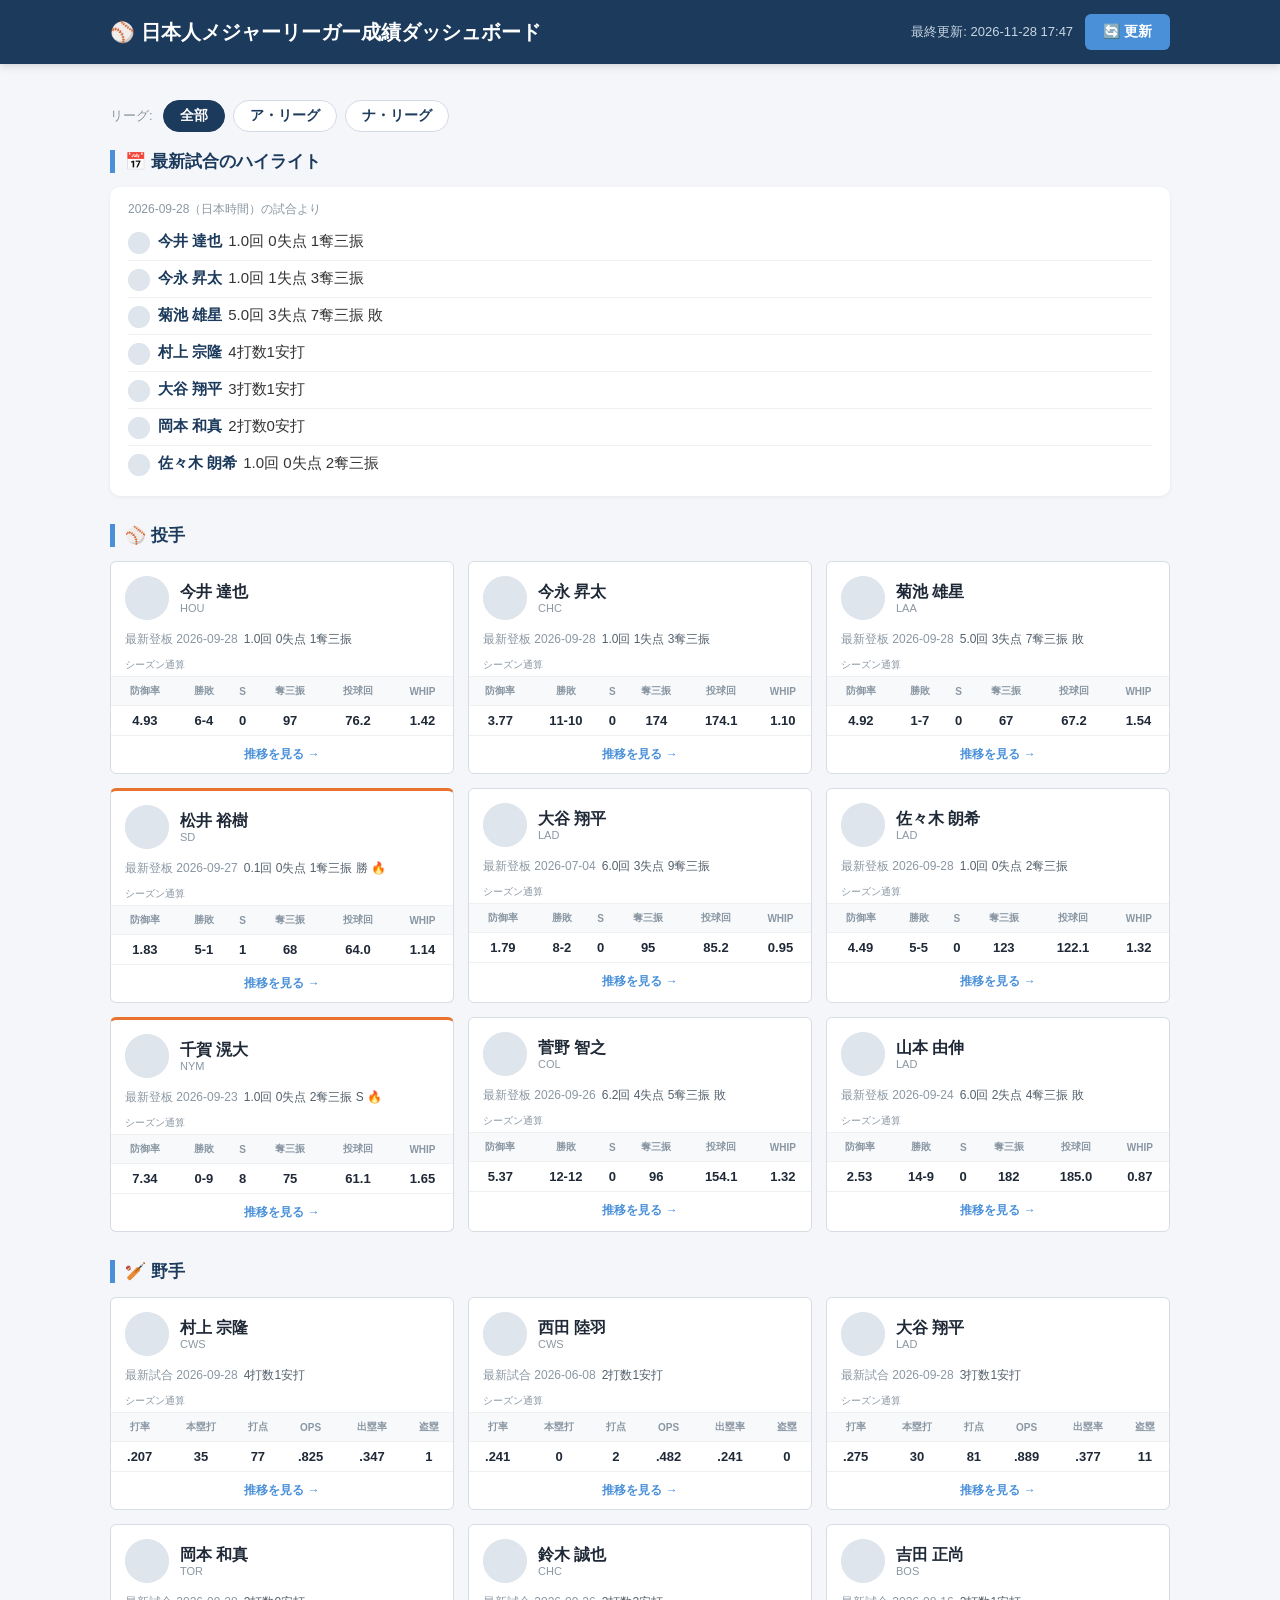
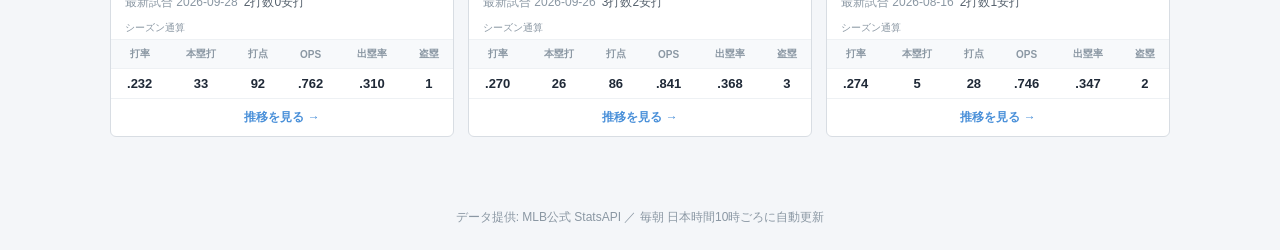
<file: index.html>
<!DOCTYPE html>
<html lang="ja">
<head>
  <meta charset="UTF-8">
  <meta name="viewport" content="width=device-width, initial-scale=1.0">
  <title>日本人メジャーリーガー成績ダッシュボード</title>
  <link rel="stylesheet" href="style.css?v=2026-06-05-redesign">

  <!-- PWA（ホーム画面に置けるアプリ風）設定 -->
  <link rel="manifest" href="manifest.json">
  <meta name="theme-color" content="#1B3A5C">
  <link rel="apple-touch-icon" href="apple-touch-icon.png">
  <meta name="apple-mobile-web-app-capable" content="yes">
  <meta name="apple-mobile-web-app-status-bar-style" content="black-translucent">
  <meta name="apple-mobile-web-app-title" content="日本人MLB成績">
</head>
<body>
  <header class="header">
    <div class="header-inner">
      <h1>⚾ 日本人メジャーリーガー成績ダッシュボード</h1>
      <div class="header-right">
        <span id="updated" class="updated">最終更新: —</span>
        <button id="update-btn" class="update-btn">🔄 更新</button>
      </div>
    </div>
  </header>

  <main class="main">
    <div id="status" class="status"></div>

    <div id="league-filter" class="league-filter" role="group" aria-label="リーグで絞り込み">
      <span class="filter-label">リーグ:</span>
      <button class="filter-btn is-active" data-league="ALL">全部</button>
      <button class="filter-btn" data-league="AL">ア・リーグ</button>
      <button class="filter-btn" data-league="NL">ナ・リーグ</button>
    </div>

    <section class="section">
      <h2 class="section-title">📅 最新試合のハイライト</h2>
      <div id="highlights" class="highlights"></div>
    </section>

    <section class="section">
      <h2 class="section-title">⚾ 投手</h2>
      <div id="pitchers" class="card-grid"></div>
    </section>

    <section class="section">
      <h2 class="section-title">🏏 野手</h2>
      <div id="batters" class="card-grid"></div>
    </section>
  </main>

  <footer class="footer">
    データ提供: MLB公式 StatsAPI ／ 毎朝 日本時間10時ごろに自動更新
  </footer>

  <!-- ?v=日付 はキャッシュ対策。app.js / style.css を更新したらこの日付も合わせて変えること（古いファイルが読まれるのを防ぐ） -->
  <script src="app.js?v=2026-06-05-redesign"></script>

  <!-- 以前のオフライン機能(サービスワーカー)は廃止。古い登録を解除し、残ったキャッシュを掃除する。 -->
  <script>
    if ('serviceWorker' in navigator) {
      navigator.serviceWorker.getRegistrations().then((regs) => regs.forEach((r) => r.unregister()));
    }
    if (window.caches && caches.keys) {
      caches.keys().then((keys) => keys.forEach((k) => caches.delete(k)));
    }
  </script>
</body>
</html>
</file>
<file: style.css>
:root {
  --navy: #1B3A5C;
  --blue: #4A90D9;
  --text: #333333;
  --muted: #8a97a3;
  --bg: #f4f6f9;
  --card: #ffffff;
  --hot: #e8722e;
}

* { box-sizing: border-box; }

body {
  margin: 0;
  font-family: "Segoe UI", "Hiragino Kaku Gothic ProN", "Meiryo", sans-serif;
  color: var(--text);
  background: var(--bg);
}

/* ===== ヘッダー ===== */
.header {
  background: var(--navy);
  color: #fff;
  position: sticky;
  top: 0;
  z-index: 10;
  box-shadow: 0 2px 8px rgba(0,0,0,.15);
}
.header-inner {
  max-width: 1100px;
  margin: 0 auto;
  padding: 14px 20px;
  display: flex;
  align-items: center;
  justify-content: space-between;
  gap: 12px;
  flex-wrap: wrap;
}
.header h1 { font-size: 20px; margin: 0; }
.header-right { display: flex; align-items: center; gap: 12px; }
.updated { font-size: 13px; color: #c9d6e3; }
.update-btn {
  background: var(--blue);
  color: #fff;
  border: none;
  border-radius: 6px;
  padding: 9px 18px;
  font-size: 14px;
  font-weight: 600;
  cursor: pointer;
  transition: background .15s, opacity .15s;
}
.update-btn:hover { background: #3a7bc0; }
.update-btn:disabled { opacity: .6; cursor: progress; }

/* ===== レイアウト ===== */
.main { max-width: 1100px; margin: 0 auto; padding: 20px; }
.section { margin-bottom: 28px; }
.section-title {
  font-size: 17px;
  color: var(--navy);
  border-left: 5px solid var(--blue);
  padding-left: 10px;
  margin: 0 0 14px;
}
.status {
  text-align: center;
  color: var(--muted);
  padding: 8px;
  font-size: 14px;
}
.status.error { color: #c0392b; }

/* ===== リーグ絞り込み ===== */
.league-filter {
  display: flex;
  align-items: center;
  gap: 8px;
  flex-wrap: wrap;
  margin-bottom: 18px;
}
.filter-label { font-size: 13px; color: var(--muted); margin-right: 2px; }
.filter-btn {
  background: #fff;
  color: var(--navy);
  border: 1px solid #d4dbe4;
  border-radius: 999px;
  padding: 6px 16px;
  font-size: 14px;
  font-weight: 600;
  cursor: pointer;
  transition: background .15s, color .15s, border-color .15s;
}
.filter-btn:hover { border-color: var(--blue); }
.filter-btn.is-active {
  background: var(--navy);
  color: #fff;
  border-color: var(--navy);
}

/* ===== ハイライト ===== */
.highlights {
  background: var(--card);
  border-radius: 10px;
  padding: 14px 18px;
  box-shadow: 0 1px 4px rgba(0,0,0,.06);
}
.highlight-row { display: flex; align-items: flex-start; gap: 8px; padding: 6px 0; font-size: 15px; border-bottom: 1px solid #eef1f4; }
.highlight-row:last-child { border-bottom: none; }
/* 名前＋試合中タグ＋成績をひとまとめにして、狭い画面でも自然に折り返す */
.highlight-row .h-body { min-width: 0; flex: 1; line-height: 1.5; }
.highlight-row .h-name { font-weight: 700; color: var(--navy); margin-right: 6px; white-space: nowrap; }
.highlight-row .h-stat { word-break: normal; overflow-wrap: anywhere; }
.highlight-row .avatar-mini { margin-top: 2px; }
.highlight-empty { color: var(--muted); }

/* ===== 顔写真（丸） ===== */
.avatar { object-fit: cover; border-radius: 50%; background: #dfe5ec; flex: none; }
.avatar-card { width: 44px; height: 44px; }
.avatar-mini { width: 22px; height: 22px; }

/* ===== カード（スタッツテーブル型） ===== */
.card-grid {
  display: grid;
  grid-template-columns: repeat(auto-fill, minmax(260px, 1fr));
  gap: 14px;
}
.card {
  background: var(--card);
  border: 1px solid #d8dde3;
  border-radius: 6px;
  overflow: hidden;
}
/* 活躍した選手（🔥）だけ、上辺に細いオレンジの線で印を付ける */
.card.hot { border-top: 3px solid var(--hot); }
.card-head { display: flex; align-items: center; gap: 11px; padding: 14px 14px 10px; }
.card-id-text { display: flex; flex-direction: column; min-width: 0; }
.card-name { font-size: 16px; font-weight: 700; color: #1f2937; line-height: 1.25; }
.card-team { font-size: 11px; color: var(--muted); }

/* 最新試合（カード上部の一行） */
.latest-line { font-size: 12px; color: #54606c; padding: 0 14px 10px; line-height: 1.5; }
.latest-line .latest-label { color: var(--muted); margin-right: 6px; }
.latest-none { color: var(--muted); }
.fire { color: var(--hot); }
.live-tag {
  display: inline-block;
  font-size: 11px;
  font-weight: 700;
  color: #1e8e4e;
  background: #e6f6ec;
  border: 1px solid #b8e6c8;
  border-radius: 999px;
  padding: 1px 8px;
  margin-left: 4px;
  vertical-align: middle;
}

/* シーズン通算（テーブルの小見出し） */
.stat-caption { font-size: 10px; color: var(--muted); padding: 0 14px 4px; }
.stat-table { width: 100%; border-collapse: collapse; font-size: 13px; }
.stat-table th, .stat-table td { padding: 7px 4px; text-align: center; border-top: 1px solid #eef1f4; }
.stat-table th { font-size: 10px; color: var(--muted); font-weight: 600; background: #f7f9fb; }
.stat-table td { font-weight: 700; color: #1f2937; font-variant-numeric: tabular-nums; }

/* 推移ページへのボタン（カード下の帯） */
.trend-btn {
  display: block;
  text-align: center;
  padding: 10px;
  font-size: 12px;
  font-weight: 700;
  color: var(--blue);
  text-decoration: none;
  border-top: 1px solid #eef1f4;
  transition: background .15s;
}
.trend-btn:hover { background: #f3f6fa; }

/* ===== フッター ===== */
.footer {
  text-align: center;
  color: var(--muted);
  font-size: 12px;
  padding: 24px;
}

@media (max-width: 480px) {
  .header h1 { font-size: 16px; }
}
</file>
